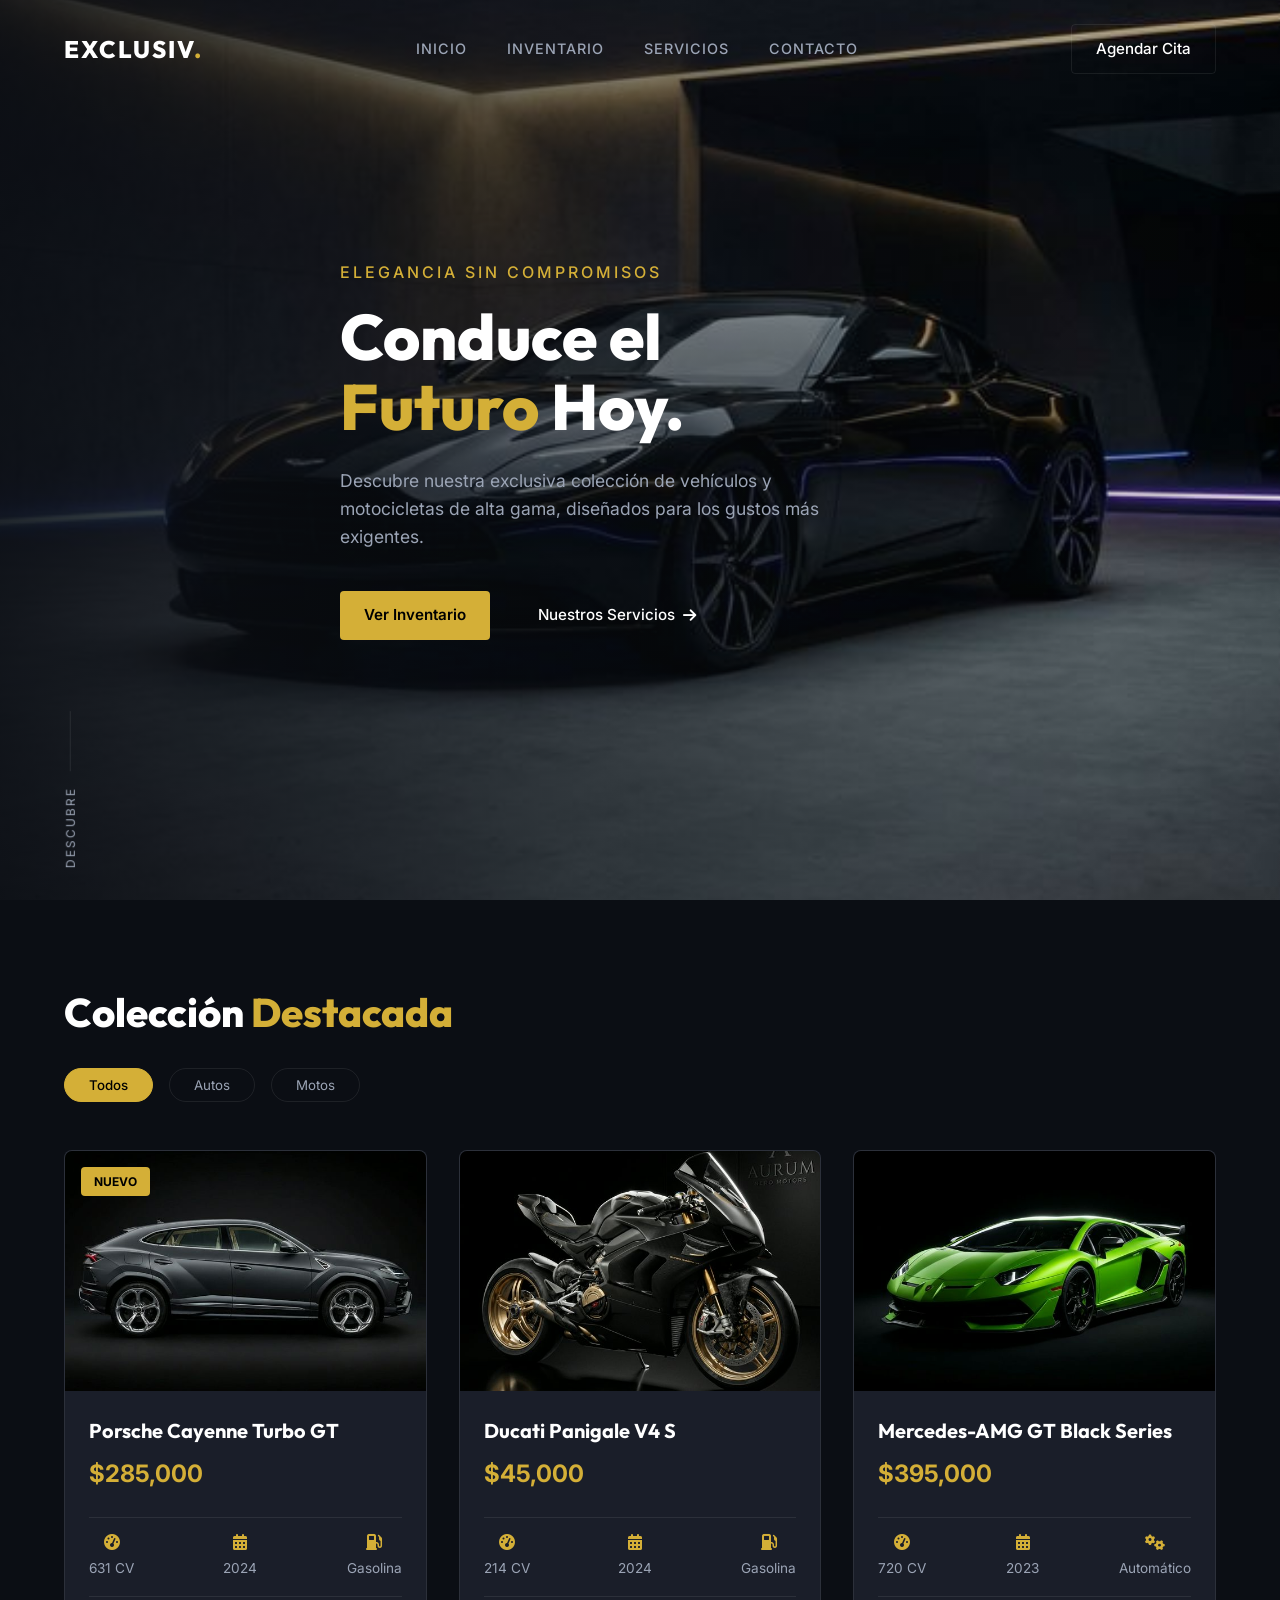
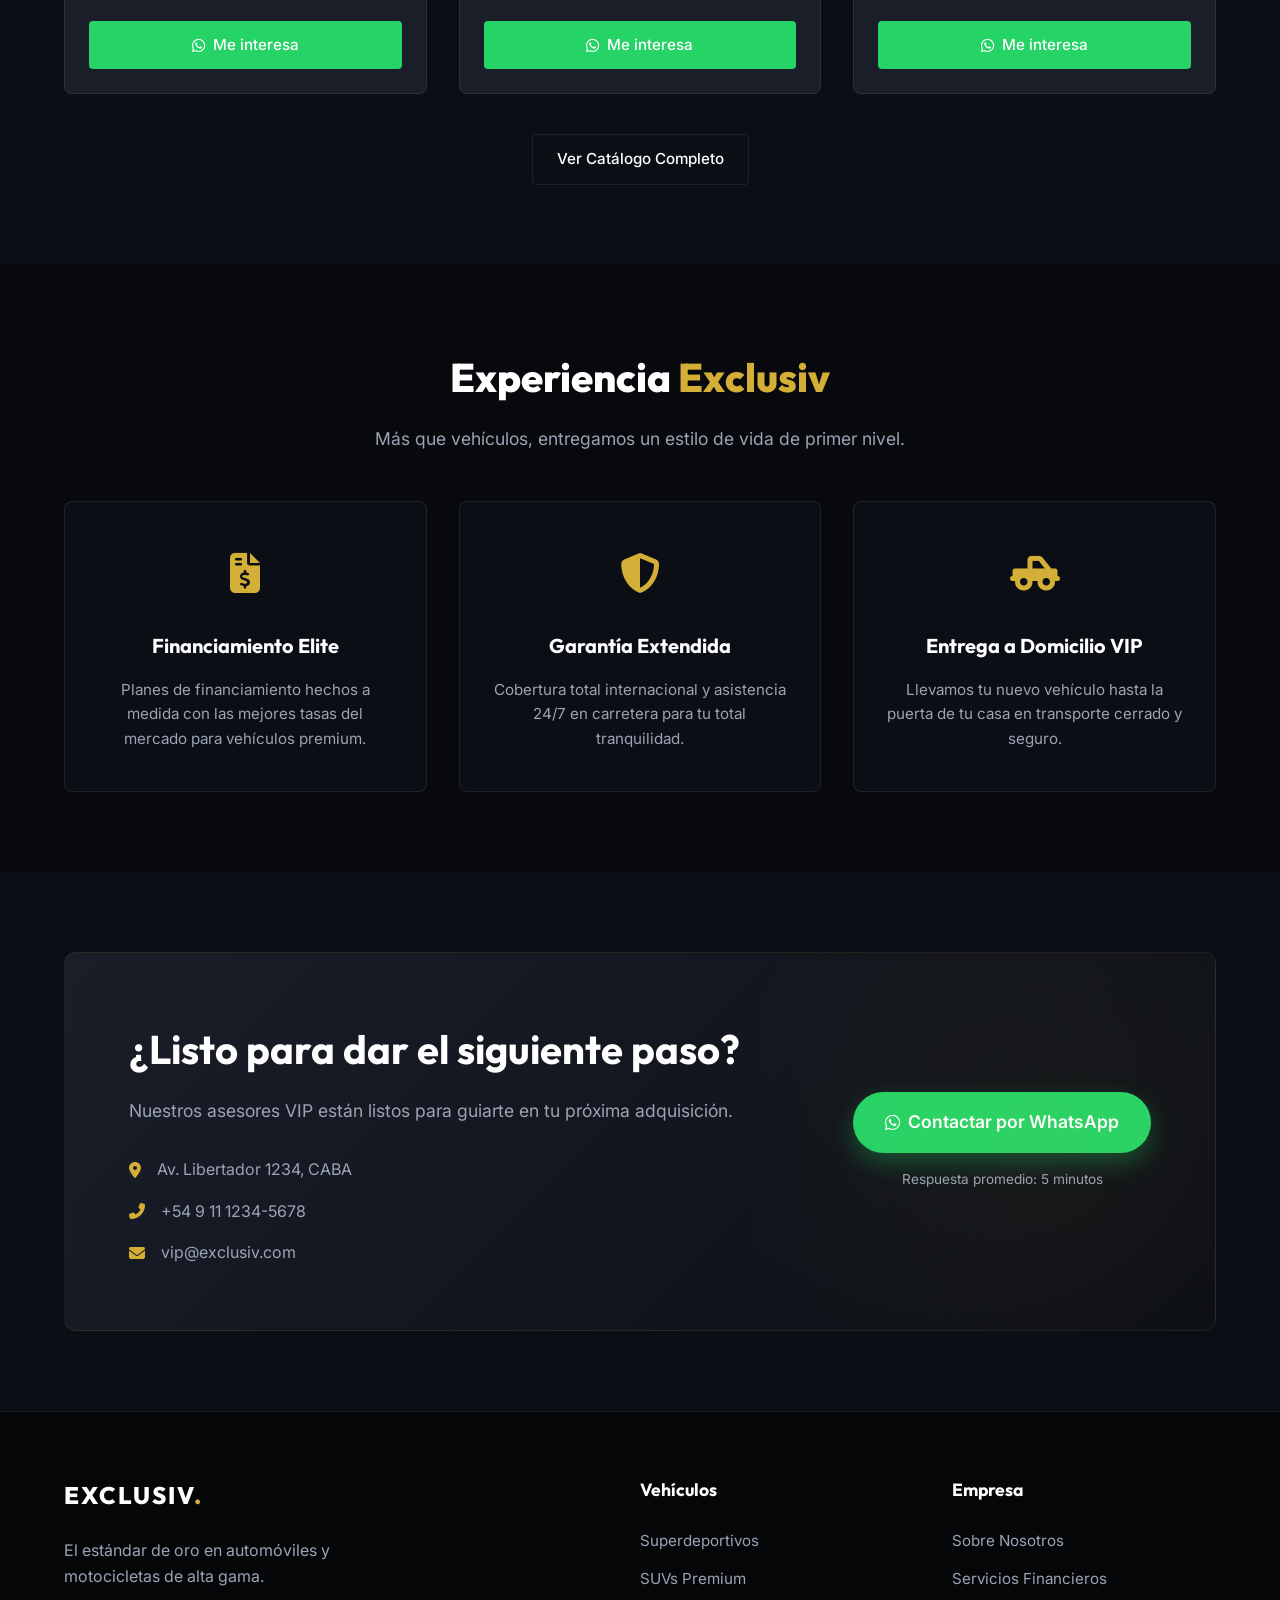
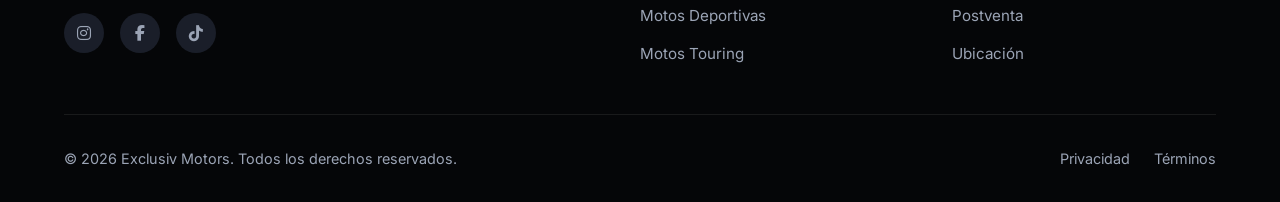
<file: Consecionaria_2/index.html>
<!doctype html>
<html lang="es">
  <head>
    <meta charset="UTF-8" />
    <meta name="viewport" content="width=device-width, initial-scale=1.0" />
    <title>Exclusiv Motors | Vehículos Premium</title>
    <link rel="preconnect" href="https://fonts.googleapis.com" />
    <link rel="preconnect" href="https://fonts.gstatic.com" crossorigin />
    <link
      href="https://fonts.googleapis.com/css2?family=Inter:wght@300;400;500&family=Outfit:wght@400;600;800&display=swap"
      rel="stylesheet"
    />
    <link
      rel="stylesheet"
      href="https://cdnjs.cloudflare.com/ajax/libs/font-awesome/6.4.0/css/all.min.css"
    />
    <link rel="stylesheet" href="styles.css" />
  </head>
  <body>
    <!-- Navigation -->
    <nav class="navbar" id="navbar">
      <div class="container nav-container">
        <a href="#" class="logo">
          <span class="logo-text">EXCLUSIV</span><span class="logo-dot">.</span>
        </a>

        <ul class="nav-links">
          <li><a href="#hero">Inicio</a></li>
          <li><a href="#inventory">Inventario</a></li>
          <li><a href="#services">Servicios</a></li>
          <li><a href="#contact">Contacto</a></li>
        </ul>

        <div class="nav-actions">
          <a href="#contact" class="btn btn-outline">Agendar Cita</a>
          <button class="mobile-menu-btn" id="mobile-menu-btn">
            <i class="fas fa-bars"></i>
          </button>
        </div>
      </div>
    </nav>

    <!-- Mobile Menu Overlay -->
    <div class="mobile-menu-overlay" id="mobile-menu">
      <div class="mobile-menu-content">
        <span class="close-menu" id="close-menu">&times;</span>
        <ul>
          <li><a href="#hero" class="mobile-link">Inicio</a></li>
          <li><a href="#inventory" class="mobile-link">Inventario</a></li>
          <li><a href="#services" class="mobile-link">Servicios</a></li>
          <li><a href="#contact" class="mobile-link">Contacto</a></li>
        </ul>
      </div>
    </div>

    <!-- Hero Section -->
    <section class="hero" id="hero">
      <div class="hero-background">
        <div class="overlay"></div>
        <img
          src="./assets/hero_premium_bg.png"
          alt="Premium Luxury Car"
          class="hero-img"
          id="hero-image"
        />
      </div>
      <div class="container hero-content">
        <p class="hero-subtitle slide-up">Elegancia sin compromisos</p>
        <h1 class="hero-title slide-up-delay">
          Conduce el <br /><span class="text-accent">Futuro</span> Hoy.
        </h1>
        <p class="hero-description slide-up-delay-2">
          Descubre nuestra exclusiva colección de vehículos y motocicletas de
          alta gama, diseñados para los gustos más exigentes.
        </p>
        <div class="hero-buttons slide-up-delay-3">
          <a href="#inventory" class="btn btn-primary">Ver Inventario</a>
          <a href="#services" class="btn btn-text"
            >Nuestros Servicios <i class="fas fa-arrow-right"></i
          ></a>
        </div>
      </div>

      <div class="scroll-indicator">
        <span class="scroll-text">Descubre</span>
        <div class="scroll-line"></div>
      </div>
    </section>

    <!-- Inventory Section -->
    <section class="inventory py-20" id="inventory">
      <div class="container">
        <div class="section-header reveal">
          <h2 class="section-title">
            Colección <span class="text-accent">Destacada</span>
          </h2>
          <div class="filters">
            <button class="filter-btn active" data-filter="all">Todos</button>
            <button class="filter-btn" data-filter="cars">Autos</button>
            <button class="filter-btn" data-filter="motos">Motos</button>
          </div>
        </div>

        <div class="grid grid-3 inventory-grid" id="inventory-container">
          <!-- Vehicle Card 1 -->
          <div class="vehicle-card reveal item-cars">
            <div class="card-img-wrapper">
              <img
                src="./assets/luxury_suv.png"
                alt="Audi RS Q8"
                class="card-img"
              />
              <div class="card-badge">Nuevo</div>
            </div>
            <div class="card-body">
              <div class="card-header">
                <h3 class="card-title">Porsche Cayenne Turbo GT</h3>
                <p class="card-price">$285,000</p>
              </div>
              <ul class="card-specs">
                <li><i class="fas fa-tachometer-alt"></i> 631 CV</li>
                <li><i class="fas fa-calendar-alt"></i> 2024</li>
                <li><i class="fas fa-gas-pump"></i> Gasolina</li>
              </ul>
              <div class="card-footer">
                <a
                  href="https://wa.me/1234567890?text=Hola,%20me%20interesa%20la%20Porsche%20Cayenne%20Turbo%20GT"
                  target="_blank"
                  class="btn btn-full btn-whatsapp"
                >
                  <i class="fab fa-whatsapp"></i> Me interesa
                </a>
              </div>
            </div>
          </div>

          <!-- Vehicle Card 2 -->
          <div class="vehicle-card reveal delay-1 item-motos">
            <div class="card-img-wrapper">
              <img
                src="./assets/sport_motorcycle.png"
                alt="Ducati Panigale V4"
                class="card-img"
              />
            </div>
            <div class="card-body">
              <div class="card-header">
                <h3 class="card-title">Ducati Panigale V4 S</h3>
                <p class="card-price">$45,000</p>
              </div>
              <ul class="card-specs">
                <li><i class="fas fa-tachometer-alt"></i> 214 CV</li>
                <li><i class="fas fa-calendar-alt"></i> 2024</li>
                <li><i class="fas fa-gas-pump"></i> Gasolina</li>
              </ul>
              <div class="card-footer">
                <a
                  href="https://wa.me/1234567890?text=Hola,%20me%20interesa%20la%20Ducati%20Panigale%20V4S"
                  target="_blank"
                  class="btn btn-full btn-whatsapp"
                >
                  <i class="fab fa-whatsapp"></i> Me interesa
                </a>
              </div>
            </div>
          </div>

          <!-- Vehicle Card 3 -->
          <div class="vehicle-card reveal delay-2 item-cars">
            <div class="card-img-wrapper">
              <img
                src="./assets/luxury_sports_car.png"
                alt="Mercedes AMG GT"
                class="card-img"
              />
            </div>
            <div class="card-body">
              <div class="card-header">
                <h3 class="card-title">Mercedes-AMG GT Black Series</h3>
                <p class="card-price">$395,000</p>
              </div>
              <ul class="card-specs">
                <li><i class="fas fa-tachometer-alt"></i> 720 CV</li>
                <li><i class="fas fa-calendar-alt"></i> 2023</li>
                <li><i class="fas fa-cogs"></i> Automático</li>
              </ul>
              <div class="card-footer">
                <a
                  href="https://wa.me/1234567890?text=Hola,%20me%20interesa%20el%20Mercedes%20AMG%20GT"
                  target="_blank"
                  class="btn btn-full btn-whatsapp"
                >
                  <i class="fab fa-whatsapp"></i> Me interesa
                </a>
              </div>
            </div>
          </div>
        </div>

        <div class="text-center mt-10 reveal">
          <a href="#" class="btn btn-outline">Ver Catálogo Completo</a>
        </div>
      </div>
    </section>

    <!-- Services Section -->
    <section class="services py-20 bg-darker" id="services">
      <div class="container">
        <div class="section-header text-center reveal">
          <h2 class="section-title">
            Experiencia <span class="text-accent">Exclusiv</span>
          </h2>
          <p class="section-subtitle">
            Más que vehículos, entregamos un estilo de vida de primer nivel.
          </p>
        </div>

        <div class="grid grid-3">
          <div class="service-card reveal">
            <div class="service-icon">
              <i class="fas fa-file-invoice-dollar"></i>
            </div>
            <h3 class="service-title">Financiamiento Elite</h3>
            <p class="service-desc">
              Planes de financiamiento hechos a medida con las mejores tasas del
              mercado para vehículos premium.
            </p>
          </div>
          <div class="service-card reveal delay-1">
            <div class="service-icon"><i class="fas fa-shield-alt"></i></div>
            <h3 class="service-title">Garantía Extendida</h3>
            <p class="service-desc">
              Cobertura total internacional y asistencia 24/7 en carretera para
              tu total tranquilidad.
            </p>
          </div>
          <div class="service-card reveal delay-2">
            <div class="service-icon"><i class="fas fa-truck-pickup"></i></div>
            <h3 class="service-title">Entrega a Domicilio VIP</h3>
            <p class="service-desc">
              Llevamos tu nuevo vehículo hasta la puerta de tu casa en
              transporte cerrado y seguro.
            </p>
          </div>
        </div>
      </div>
    </section>

    <!-- CTA / Contact Section -->
    <section class="contact py-20" id="contact">
      <div class="container">
        <div class="contact-box reveal">
          <div class="contact-content">
            <h2>¿Listo para dar el siguiente paso?</h2>
            <p>
              Nuestros asesores VIP están listos para guiarte en tu próxima
              adquisición.
            </p>
            <div class="contact-info">
              <div class="info-item">
                <i class="fas fa-map-marker-alt"></i> Av. Libertador 1234, CABA
              </div>
              <div class="info-item">
                <i class="fas fa-phone-alt"></i> +54 9 11 1234-5678
              </div>
              <div class="info-item">
                <i class="fas fa-envelope"></i> vip@exclusiv.com
              </div>
            </div>
          </div>
          <div class="contact-action">
            <a
              href="https://wa.me/1234567890?text=Hola,%20deseo%20agendar%20una%20cita%20VIP"
              target="_blank"
              class="btn btn-whatsapp-lg"
            >
              <i class="fab fa-whatsapp"></i> Contactar por WhatsApp
            </a>
            <p class="response-time">Respuesta promedio: 5 minutos</p>
          </div>
        </div>
      </div>
    </section>

    <!-- Footer -->
    <footer class="footer">
      <div class="container">
        <div class="footer-top">
          <div class="footer-brand">
            <a href="#" class="logo">
              <span class="logo-text">EXCLUSIV</span
              ><span class="logo-dot">.</span>
            </a>
            <p>
              El estándar de oro en automóviles y motocicletas de alta gama.
            </p>
            <div class="social-links">
              <a href="#"><i class="fab fa-instagram"></i></a>
              <a href="#"><i class="fab fa-facebook-f"></i></a>
              <a href="#"><i class="fab fa-tiktok"></i></a>
            </div>
          </div>
          <div class="footer-links">
            <h3>Vehículos</h3>
            <ul>
              <li><a href="#">Superdeportivos</a></li>
              <li><a href="#">SUVs Premium</a></li>
              <li><a href="#">Motos Deportivas</a></li>
              <li><a href="#">Motos Touring</a></li>
            </ul>
          </div>
          <div class="footer-links">
            <h3>Empresa</h3>
            <ul>
              <li><a href="#">Sobre Nosotros</a></li>
              <li><a href="#">Servicios Financieros</a></li>
              <li><a href="#">Postventa</a></li>
              <li><a href="#">Ubicación</a></li>
            </ul>
          </div>
        </div>
        <div class="footer-bottom">
          <p>&copy; 2026 Exclusiv Motors. Todos los derechos reservados.</p>
          <div class="footer-legal">
            <a href="#">Privacidad</a>
            <a href="#">Términos</a>
          </div>
        </div>
      </div>
    </footer>

    <script src="script.js"></script>
  </body>
</html>
</file>
<file: Consecionaria_2/styles.css>
/* =========================================
   VARIABLES & RESET
   ========================================= */
:root {
  /* Colors */
  --bg-main: #0b0e14; /* Deep Space Dark */
  --bg-secondary: #151922; /* Charcoal */
  --bg-card: #1a1e29; /* Lighter Charcoal */

  --accent: #d4af37; /* Metallic Gold */
  --accent-hover: #f3e5ab; /* Light Gold */

  --text-primary: #ffffff;
  --text-secondary: #9ba4b5;

  --border-color: rgba(255, 255, 255, 0.08);

  --whatsapp: #25d366;
  --whatsapp-hover: #1ebe5a;

  /* Typography */
  --font-heading: "Outfit", sans-serif;
  --font-body: "Inter", sans-serif;

  /* Spacing & Layout */
  --container-width: 1200px;
  --transition: all 0.3s cubic-bezier(0.25, 0.46, 0.45, 0.94);
}

* {
  margin: 0;
  padding: 0;
  box-sizing: border-box;
}

html {
  scroll-behavior: smooth;
}

body {
  font-family: var(--font-body);
  background-color: var(--bg-main);
  color: var(--text-primary);
  line-height: 1.6;
  overflow-x: hidden;
}

img {
  max-width: 100%;
  display: block;
}

a {
  text-decoration: none;
  color: inherit;
  transition: var(--transition);
}

ul {
  list-style: none;
}

/* =========================================
   UTILITIES
   ========================================= */
.container {
  width: 90%;
  max-width: var(--container-width);
  margin: 0 auto;
}

.text-accent {
  color: var(--accent);
}

.bg-darker {
  background-color: #07090c;
}

.py-20 {
  padding-top: 5rem;
  padding-bottom: 5rem;
}

.text-center {
  text-align: center;
}

.mt-10 {
  margin-top: 2.5rem;
}

.grid {
  display: grid;
  gap: 2rem;
}

.grid-3 {
  grid-template-columns: repeat(auto-fit, minmax(320px, 1fr));
}

/* Base Buttons */
.btn {
  display: inline-flex;
  align-items: center;
  justify-content: center;
  gap: 0.5rem;
  padding: 0.75rem 1.5rem;
  font-weight: 500;
  border-radius: 4px;
  cursor: pointer;
  transition: var(--transition);
  border: none;
  font-size: 0.95rem;
}

.btn-primary {
  background-color: var(--accent);
  color: #000;
  font-weight: 600;
}

.btn-primary:hover {
  background-color: var(--accent-hover);
  transform: translateY(-2px);
  box-shadow: 0 10px 20px rgba(212, 175, 55, 0.2);
}

.btn-outline {
  background-color: transparent;
  border: 1px solid var(--border-color);
  color: var(--text-primary);
}

.btn-outline:hover {
  border-color: var(--accent);
  color: var(--accent);
}

.btn-text {
  background: transparent;
  color: var(--text-primary);
}

.btn-text:hover {
  color: var(--accent);
}

.btn-text i {
  transition: transform 0.3s ease;
}

.btn-text:hover i {
  transform: translateX(4px);
}

.btn-whatsapp {
  background-color: var(--whatsapp);
  color: white;
}

.btn-whatsapp:hover {
  background-color: var(--whatsapp-hover);
}

.btn-whatsapp-lg {
  background-color: var(--whatsapp);
  color: white;
  font-size: 1.1rem;
  padding: 1rem 2rem;
  border-radius: 50px;
  font-weight: 600;
  box-shadow: 0 10px 25px rgba(37, 211, 102, 0.3);
}

.btn-whatsapp-lg:hover {
  background-color: var(--whatsapp-hover);
  transform: translateY(-3px);
  box-shadow: 0 15px 30px rgba(37, 211, 102, 0.4);
}

.btn-full {
  width: 100%;
}

/* =========================================
   NAVIGATION
   ========================================= */
.navbar {
  position: fixed;
  top: 0;
  left: 0;
  width: 100%;
  z-index: 1000;
  padding: 1.5rem 0;
  transition:
    padding 0.3s ease,
    background-color 0.3s ease,
    backdrop-filter 0.3s ease;
}

.navbar.scrolled {
  padding: 1rem 0;
  background-color: rgba(11, 14, 20, 0.85);
  backdrop-filter: blur(10px);
  -webkit-backdrop-filter: blur(10px);
  border-bottom: 1px solid var(--border-color);
}

.nav-container {
  display: flex;
  justify-content: space-between;
  align-items: center;
}

.logo {
  font-family: var(--font-heading);
  font-size: 1.5rem;
  font-weight: 800;
  letter-spacing: 2px;
}

.logo-dot {
  color: var(--accent);
}

.nav-links {
  display: flex;
  gap: 2.5rem;
}

.nav-links a {
  font-size: 0.9rem;
  font-weight: 500;
  text-transform: uppercase;
  letter-spacing: 1px;
  color: var(--text-secondary);
  position: relative;
}

.nav-links a::after {
  content: "";
  position: absolute;
  bottom: -4px;
  left: 0;
  width: 0;
  height: 2px;
  background-color: var(--accent);
  transition: width 0.3s ease;
}

.nav-links a:hover {
  color: var(--text-primary);
}

.nav-links a:hover::after {
  width: 100%;
}

.mobile-menu-btn {
  display: none;
  background: none;
  border: none;
  color: var(--text-primary);
  font-size: 1.5rem;
  cursor: pointer;
}

/* Mobile Menu Overlay */
.mobile-menu-overlay {
  position: fixed;
  top: 0;
  left: 0;
  width: 100%;
  height: 100vh;
  background-color: rgba(11, 14, 20, 0.98);
  z-index: 2000;
  display: flex;
  flex-direction: column;
  justify-content: center;
  align-items: center;
  opacity: 0;
  pointer-events: none;
  transition: var(--transition);
}

.mobile-menu-overlay.active {
  opacity: 1;
  pointer-events: auto;
}

.close-menu {
  position: absolute;
  top: 2rem;
  right: 2rem;
  font-size: 2.5rem;
  cursor: pointer;
  color: var(--text-primary);
}

.mobile-menu-content ul {
  text-align: center;
}

.mobile-menu-content li {
  margin-bottom: 2rem;
}

.mobile-link {
  font-family: var(--font-heading);
  font-size: 2rem;
  font-weight: 600;
}

.mobile-link:hover {
  color: var(--accent);
}

/* =========================================
   HERO SECTION
   ========================================= */
.hero {
  position: relative;
  height: 100vh;
  min-height: 700px;
  display: flex;
  align-items: center;
}

.hero-background {
  position: absolute;
  top: 0;
  left: 0;
  width: 100%;
  height: 100%;
  z-index: -1;
  overflow: hidden;
}

.hero-img {
  width: 100%;
  height: 100%;
  object-fit: cover;
  object-position: center;
  transform: scale(1.05); /* Slight scale for parallax effect */
}

.overlay {
  position: absolute;
  top: 0;
  left: 0;
  width: 100%;
  height: 100%;
  background: linear-gradient(
    to right,
    rgba(11, 14, 20, 0.9) 0%,
    rgba(11, 14, 20, 0.4) 60%,
    rgba(11, 14, 20, 0.1) 100%
  );
  z-index: 1;
}

.hero-content {
  position: relative;
  z-index: 2;
  max-width: 600px;
}

.hero-subtitle {
  font-size: 1rem;
  text-transform: uppercase;
  letter-spacing: 3px;
  color: var(--accent);
  margin-bottom: 1rem;
  font-weight: 500;
}

.hero-title {
  font-family: var(--font-heading);
  font-size: clamp(3rem, 5vw, 5rem);
  line-height: 1.1;
  margin-bottom: 1.5rem;
  font-weight: 800;
}

.hero-description {
  font-size: 1.1rem;
  color: var(--text-secondary);
  margin-bottom: 2.5rem;
  max-width: 500px;
}

.hero-buttons {
  display: flex;
  gap: 1.5rem;
  align-items: center;
}

/* Scroll Indicator */
.scroll-indicator {
  position: absolute;
  bottom: 2rem;
  left: 5rem;
  display: flex;
  align-items: center;
  gap: 1rem;
  z-index: 2;
  transform: rotate(-90deg);
  transform-origin: left bottom;
}

.scroll-text {
  font-size: 0.75rem;
  text-transform: uppercase;
  letter-spacing: 2px;
  color: var(--text-secondary);
}

.scroll-line {
  width: 60px;
  height: 1px;
  background-color: var(--border-color);
  position: relative;
  overflow: hidden;
}

.scroll-line::after {
  content: "";
  position: absolute;
  top: 0;
  left: -100%;
  width: 100%;
  height: 100%;
  background-color: var(--accent);
  animation: scrollLine 2s ease-in-out infinite;
}

@keyframes scrollLine {
  0% {
    left: -100%;
  }
  50% {
    left: 0%;
  }
  100% {
    left: 100%;
  }
}

/* =========================================
   SECTION HEADERS
   ========================================= */
.section-title {
  font-family: var(--font-heading);
  font-size: 2.5rem;
  font-weight: 800;
  margin-bottom: 1rem;
}

.section-subtitle {
  color: var(--text-secondary);
  font-size: 1.1rem;
}

.section-header {
  margin-bottom: 3rem;
}

.section-header.text-center {
  display: flex;
  flex-direction: column;
  align-items: center;
}

/* =========================================
   INVENTORY SECTION
   ========================================= */
.filters {
  display: flex;
  gap: 1rem;
  margin-top: 1.5rem;
}

.filter-btn {
  background: transparent;
  border: 1px solid var(--border-color);
  color: var(--text-secondary);
  padding: 0.5rem 1.5rem;
  border-radius: 50px;
  cursor: pointer;
  transition: var(--transition);
  font-family: var(--font-body);
}

.filter-btn:hover,
.filter-btn.active {
  background-color: var(--accent);
  color: #000;
  border-color: var(--accent);
  font-weight: 500;
}

/* Vehicle Card */
.vehicle-card {
  background-color: var(--bg-card);
  border-radius: 8px;
  overflow: hidden;
  border: 1px solid var(--border-color);
  transition: var(--transition);
  position: relative;
}

.vehicle-card:hover {
  transform: translateY(-10px);
  box-shadow: 0 20px 40px rgba(0, 0, 0, 0.4);
  border-color: rgba(212, 175, 55, 0.3);
}

.card-img-wrapper {
  position: relative;
  overflow: hidden;
  height: 240px;
}

.card-img {
  width: 100%;
  height: 100%;
  object-fit: cover;
  transition: transform 0.6s ease;
}

.vehicle-card:hover .card-img {
  transform: scale(1.1);
}

.card-badge {
  position: absolute;
  top: 1rem;
  left: 1rem;
  background-color: var(--accent);
  color: #000;
  font-size: 0.75rem;
  font-weight: 700;
  text-transform: uppercase;
  padding: 0.3rem 0.8rem;
  border-radius: 4px;
  z-index: 2;
}

.card-body {
  padding: 1.5rem;
}

.card-title {
  font-family: var(--font-heading);
  font-size: 1.25rem;
  margin-bottom: 0.5rem;
}

.card-price {
  font-size: 1.5rem;
  font-weight: 700;
  color: var(--accent);
  margin-bottom: 1.5rem;
}

.card-specs {
  display: flex;
  justify-content: space-between;
  border-top: 1px solid var(--border-color);
  border-bottom: 1px solid var(--border-color);
  padding: 1rem 0;
  margin-bottom: 1.5rem;
}

.card-specs li {
  font-size: 0.85rem;
  color: var(--text-secondary);
  display: flex;
  flex-direction: column;
  align-items: center;
  gap: 0.5rem;
}

.card-specs i {
  color: var(--accent);
  font-size: 1rem;
}

/* =========================================
   SERVICES SECTION
   ========================================= */
.service-card {
  background-color: var(--bg-main);
  padding: 2.5rem 2rem;
  border-radius: 8px;
  border: 1px solid var(--border-color);
  text-align: center;
  transition: var(--transition);
  position: relative;
  overflow: hidden;
}

.service-card::before {
  content: "";
  position: absolute;
  top: 0;
  left: 0;
  width: 100%;
  height: 3px;
  background-color: var(--accent);
  transform: scaleX(0);
  transform-origin: left;
  transition: transform 0.4s ease;
}

.service-card:hover {
  transform: translateY(-5px);
  background-color: var(--bg-card);
}

.service-card:hover::before {
  transform: scaleX(1);
}

.service-icon {
  font-size: 2.5rem;
  color: var(--accent);
  margin-bottom: 1.5rem;
}

.service-title {
  font-family: var(--font-heading);
  font-size: 1.25rem;
  margin-bottom: 1rem;
}

.service-desc {
  color: var(--text-secondary);
  font-size: 0.95rem;
}

/* =========================================
   CONTACT SECTION
   ========================================= */
.contact-box {
  background: linear-gradient(135deg, var(--bg-card) 0%, var(--bg-main) 100%);
  border-radius: 12px;
  padding: 4rem;
  border: 1px solid rgba(212, 175, 55, 0.1);
  display: flex;
  justify-content: space-between;
  align-items: center;
  gap: 3rem;
  position: relative;
  overflow: hidden;
}

.contact-box::after {
  content: "";
  position: absolute;
  right: -10%;
  top: -50%;
  width: 50%;
  height: 200%;
  background: radial-gradient(
    circle,
    rgba(212, 175, 55, 0.05) 0%,
    transparent 70%
  );
  pointer-events: none;
}

.contact-content {
  flex: 1;
}

.contact-content h2 {
  font-family: var(--font-heading);
  font-size: 2.5rem;
  margin-bottom: 1rem;
}

.contact-content p {
  color: var(--text-secondary);
  margin-bottom: 2rem;
  font-size: 1.1rem;
}

.contact-info {
  display: flex;
  flex-direction: column;
  gap: 1rem;
}

.info-item {
  display: flex;
  align-items: center;
  gap: 1rem;
  color: var(--text-secondary);
}

.info-item i {
  color: var(--accent);
}

.contact-action {
  display: flex;
  flex-direction: column;
  align-items: center;
  gap: 1rem;
}

.response-time {
  font-size: 0.85rem;
  color: var(--text-secondary);
}

/* =========================================
   FOOTER
   ========================================= */
.footer {
  background-color: #050608;
  padding-top: 4rem;
  border-top: 1px solid var(--border-color);
}

.footer-top {
  display: grid;
  grid-template-columns: 2fr 1fr 1fr;
  gap: 3rem;
  margin-bottom: 3rem;
}

.footer-brand p {
  color: var(--text-secondary);
  margin: 1.5rem 0;
  max-width: 300px;
}

.social-links {
  display: flex;
  gap: 1rem;
}

.social-links a {
  display: flex;
  align-items: center;
  justify-content: center;
  width: 40px;
  height: 40px;
  border-radius: 50%;
  background-color: var(--bg-card);
  color: var(--text-secondary);
  transition: var(--transition);
}

.social-links a:hover {
  background-color: var(--accent);
  color: #000;
}

.footer-links h3 {
  font-family: var(--font-heading);
  font-size: 1.1rem;
  margin-bottom: 1.5rem;
  color: var(--text-primary);
}

.footer-links ul {
  display: flex;
  flex-direction: column;
  gap: 0.75rem;
}

.footer-links a {
  color: var(--text-secondary);
  font-size: 0.95rem;
}

.footer-links a:hover {
  color: var(--accent);
}

.footer-bottom {
  display: flex;
  justify-content: space-between;
  align-items: center;
  padding: 2rem 0;
  border-top: 1px solid var(--border-color);
  color: var(--text-secondary);
  font-size: 0.9rem;
}

.footer-legal {
  display: flex;
  gap: 1.5rem;
}

.footer-legal a:hover {
  color: var(--accent);
}

/* =========================================
   ANIMATIONS
   ========================================= */
.reveal {
  opacity: 0;
  transform: translateY(30px);
  transition: all 0.8s cubic-bezier(0.5, 0, 0, 1);
}

.reveal.active {
  opacity: 1;
  transform: translateY(0);
}

.delay-1 {
  transition-delay: 0.1s;
}
.delay-2 {
  transition-delay: 0.2s;
}

.slide-up {
  opacity: 0;
  transform: translateY(30px);
  animation: slideUp 0.8s forwards;
}

.slide-up-delay {
  opacity: 0;
  transform: translateY(30px);
  animation: slideUp 0.8s 0.2s forwards;
}

.slide-up-delay-2 {
  opacity: 0;
  transform: translateY(30px);
  animation: slideUp 0.8s 0.4s forwards;
}

.slide-up-delay-3 {
  opacity: 0;
  transform: translateY(30px);
  animation: slideUp 0.8s 0.6s forwards;
}

@keyframes slideUp {
  to {
    opacity: 1;
    transform: translateY(0);
  }
}

/* =========================================
   RESPONSIVE DESIGN
   ========================================= */
@media (max-width: 992px) {
  .nav-links,
  .nav-actions .btn-outline {
    display: none;
  }

  .mobile-menu-btn {
    display: block;
  }

  .hero-title {
    font-size: 3rem;
  }

  .contact-box {
    flex-direction: column;
    text-align: center;
    padding: 3rem 2rem;
  }

  .contact-info {
    align-items: center;
  }

  .footer-top {
    grid-template-columns: 1fr;
    gap: 2rem;
  }

  .scroll-indicator {
    display: none;
  }
}

@media (max-width: 768px) {
  .hero-title {
    font-size: 2.5rem;
  }

  .filters {
    flex-wrap: wrap;
    justify-content: center;
  }

  .footer-bottom {
    flex-direction: column;
    gap: 1rem;
    text-align: center;
  }
}
</file>
